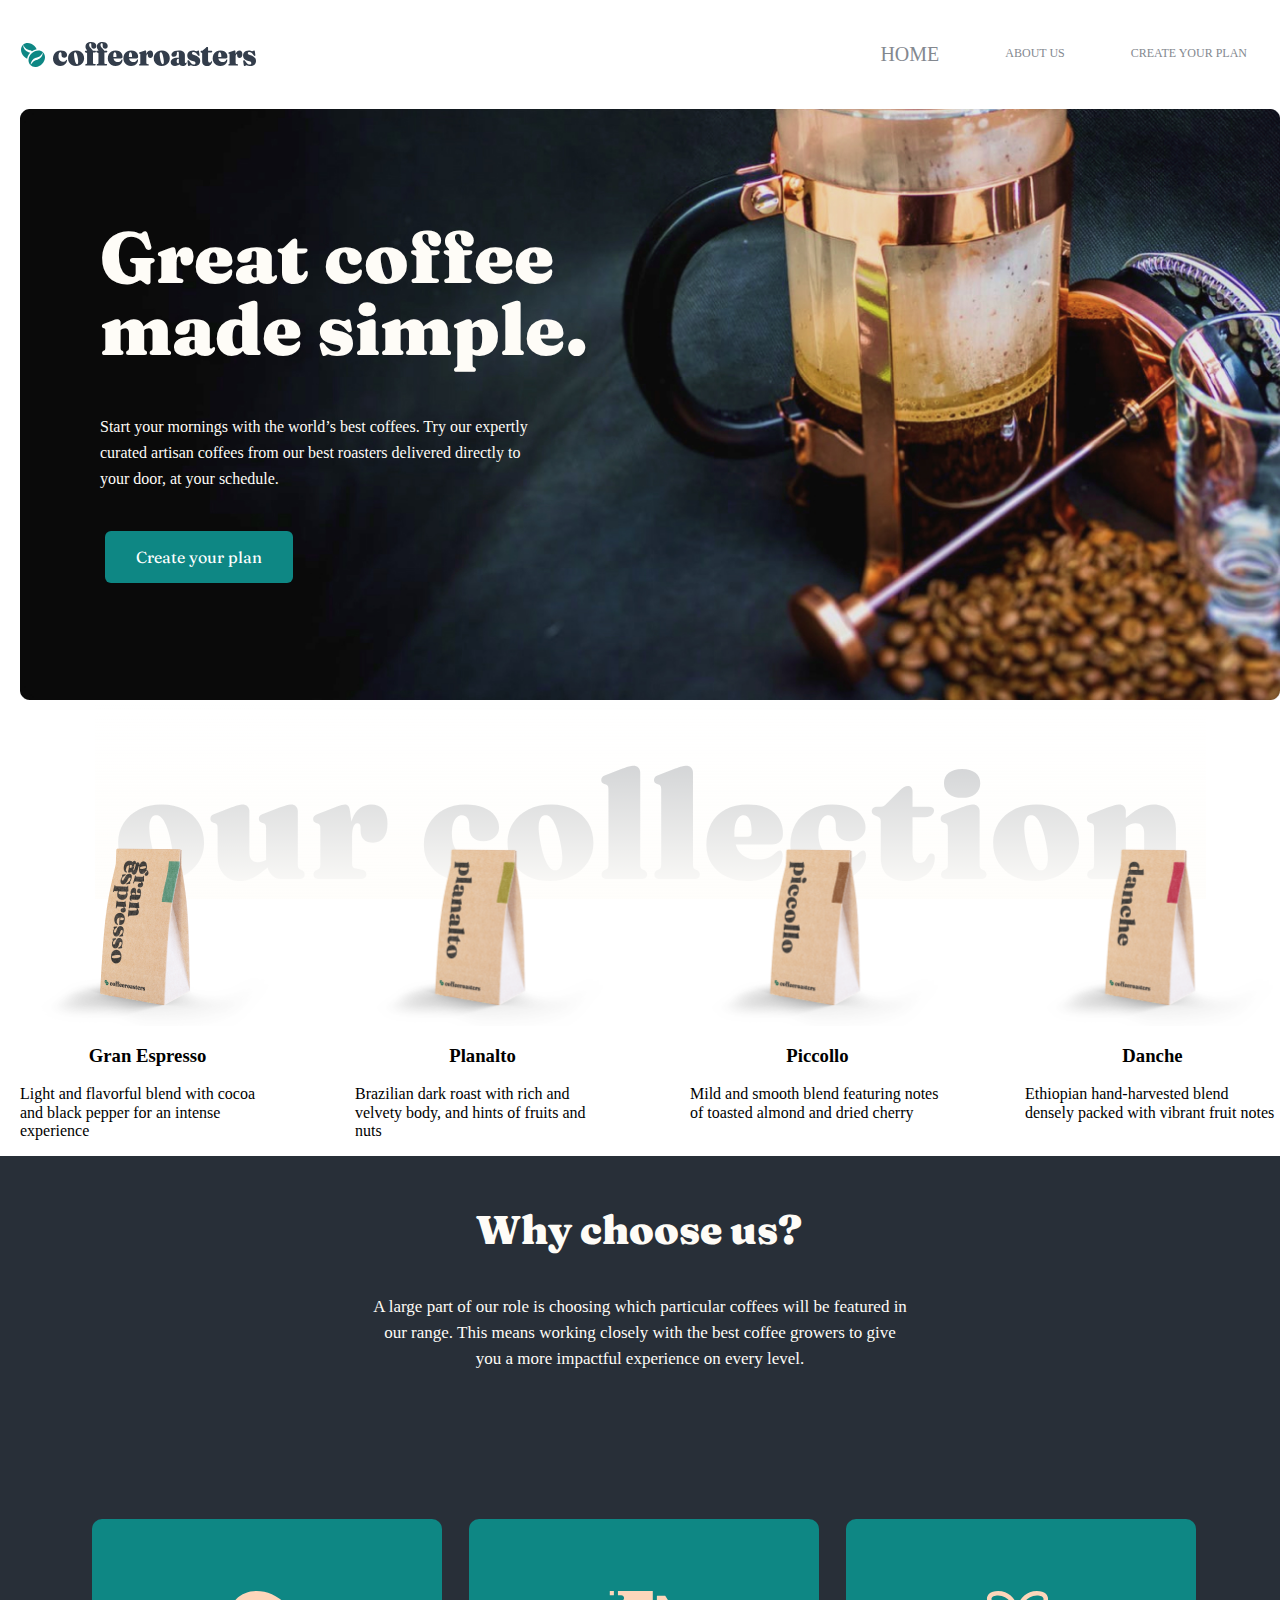
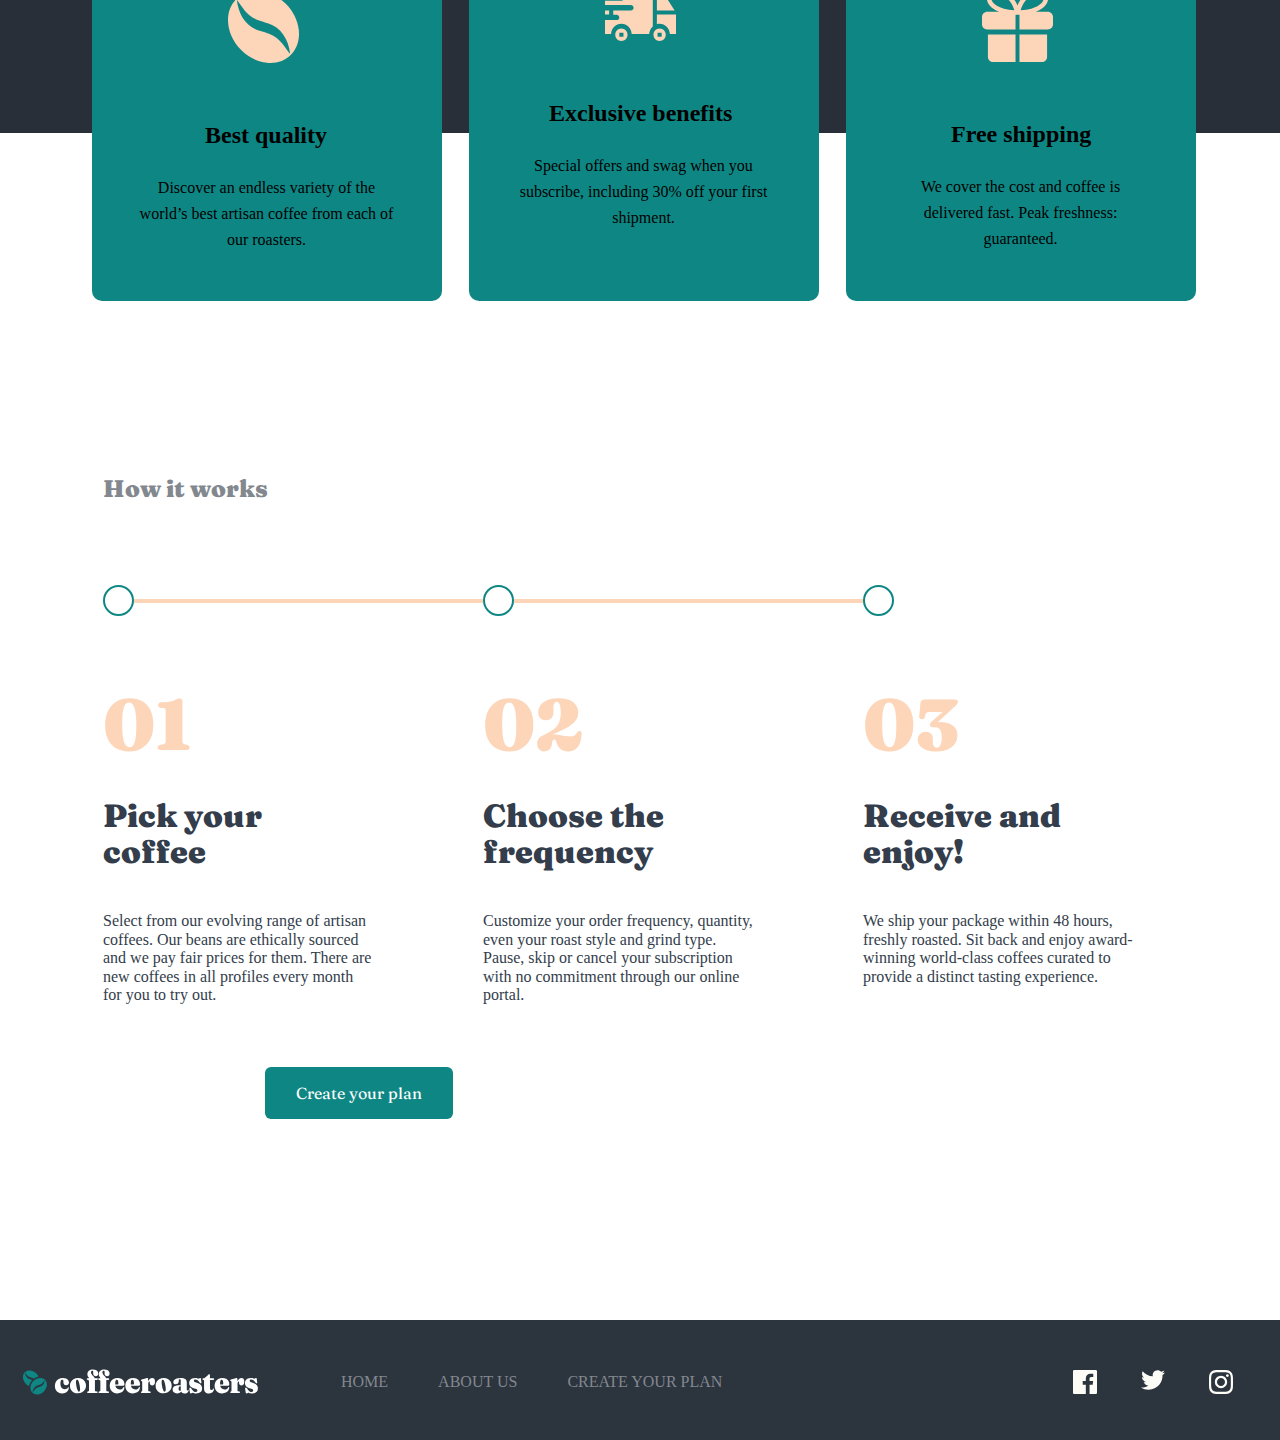
<file: index.html>
<!DOCTYPE html>
<html lang="en">
<head>
  <meta charset="UTF-8">
  <meta http-equiv="X-UA-Compatible" content="IE=edge">
  <meta name="viewport" content="width=device-width, initial-scale=1.0">
  <link rel="stylesheet" href="./css/main.css">
  <title>cofeeroasters</title>
  
  
</head>
<body>
  <header>
    <div class="header">
      <div class="container header__container">
        <a class="header__link" href="#">
          <img class="logo" src="./images/header/Group5.svg" alt="site_logo_cofee">
        </a>
        
        <nav class="header__nav">
          <ul class="header__list">
            <li class="header__item"><a class="header__nav-link--active" href="index.html">HOME</a></li>
            <li class="header__item"><a class="header__nav-link" href="about.html">ABOUT US</a></li>
            <li class="header__item"><a class="header__nav-link" href="plans.html">CREATE YOUR PLAN</a></li>
          </ul>
        </nav>
      </div>
    </div>
  </header>
  
  <main>
    <section class="hero">
      <div class="container">
        <img class="hero-img" src="./images/main/mainhero.jpg" alt="" width="1280" height="600">
        <h1 class="hero__basic">Great coffee made simple.</h1>
        <p class="hero__text">Start your mornings with the world’s best coffees. Try our expertly curated artisan
          coffees from our best roasters delivered directly to your door, at your schedule.</p>
          <a class="hero__link" href="#">Create your plan</a>
        </div>
      </section>
      
      <section class="collection">
        <div class=" collection__basic container">
          <ul class="collection__list">
            <li class="collection__item">
              <img class="collection__image" src="./images/collection/granEspresso.png" alt="cofee">
              
              <h3 class="collection__title">Gran Espresso</h3>
              
              <p class="collection__text">
                Light and flavorful blend with cocoa and black pepper for an intense experience
              </p>
            </li>
            <li class="collection__item">
              <img class="collection__image" src="./images/collection/planalto.png" alt="cofee">
              
              <h3 class="collection__title">Planalto</h3>
              
              <p class="collection__text">
                Brazilian dark roast with rich and velvety body, and hints of fruits and nuts
              </p>
            </li>
            <li class="collection__item">
              <img class="collection__image" src="./images/collection/piccollo.png" alt="cofee">
              
              <h3 class="collection__title">Piccollo</h3>
              
              <p class="collection__text">
                Mild and smooth blend featuring notes of toasted almond and dried cherry
              </p>
            </li>
            <li class="collection__item">
              <img class="collection__image" src="./images/collection/danche.png" alt="cofee">
              
              <h3 class="collection__title">Danche</h3>
              
              <p class="collection__text">
                Ethiopian hand-harvested blend densely packed with vibrant fruit notes
              </p>
            </li>
          </ul>
        </div>
      </section>
      
      <section class="container choose">
        <h3 class="choose__subject">Why choose us?</h3>
        <p class="choose__text">A large part of our role is choosing which particular coffees will be featured in
          our range. This means working closely with the best coffee growers to give you a more impactful
          experience on every level.</p>
          <div class="quality">
            <div class="quality__unit">
              <img class="quality__img" src="./images/main/coffee-bean.svg" alt="" width="71" height="72">
              <h3 class="quality__name">Best quality</h3>
              <p class="quality__text">Discover an endless variety of the world’s best artisan coffee from each of
                our roasters.</p>
              </div>
              <div class="quality__unit">
                <img class="quality__img" src="./images/main/Combined_Shape.svg" alt="" width="71" height="72">
                <h3 class="quality__benefits">Exclusive benefits</h3>
                <p class="quality__text">Special offers and swag when you subscribe, including 30% off your first
                  shipment.</p>
                </div>
                <div class="quality__unit">
                  <img class="quality__img" src="./images/main/Combined_Shape (2).svg" alt="" width="71" height="72">
                  <h3 class="quality__shipping">Free shipping</h3>
                  <p class="quality__text">We cover the cost and coffee is delivered fast. Peak freshness: guaranteed.
                  </p>
                </div>
              </div>
            </section>
            
            <section class="process">
              <div class="container process__container">
                <h2 class="process__heading">How it works</h2>
                <ol class="process__list">
                  <li class="process__item">
                    <div class="process__icon-line">
                      <span class="process__circle"></span>
                      <span class="process__line"></span>
                    </div>
                    <p class="process__number">01</p>
                    <h3 class="process__inner-heading">Pick your coffee</h3>
                    <p class="process__text">Select from our evolving range of artisan coffees. Our beans are
                      ethically sourced and we pay fair prices for them. There are new coffees in all profiles
                      every month for you to try out.</p>
                    </li>
                    <li class="process__item">
                      <div class="process__icon-line">
                        <span class="process__circle"></span>
                        <span class="process__line"></span>
                      </div>
                      <p class="process__number">02</p>
                      <h3 class="process__inner-heading">Choose the frequency</h3>
                      <p class="process__text">Customize your order frequency, quantity, even your roast style and grind type. Pause, skip or cancel your subscription with no commitment through our online portal.</p>
                      </li>
                      <li class="process__item">
                        <div class="process__icon-line">
                          <span class="process__circle"></span>
                          
                        </div>
                        <p class="process__number">03</p>
                        <h3 class="process__inner-heading">Receive and enjoy!</h3>
                        <p class="process__text">We ship your package within 48 hours, freshly roasted. Sit back and enjoy award-winning world-class coffees curated to provide a distinct tasting experience.</p>
                        </li>
                      </ol>
                      <a class="hero__link" href="#">Create your plan</a>
                    </div>
                  </section>
                  
                  
                </main>
                
                <footer>
                  <div class="container footer">
                    <div class="footer__container">
                      <img class="footer__img" src="./images/main/Group5.svg" alt="">
                      <ul class="footer__list">
                        <li class="footer__item">
                          <a class="footer__link" href="#">HOME</a>
                        </li>
                        <li class="footer__item">
                          <a class="footer__link" href="#">ABOUT US</a>
                        </li>
                        <li class="footer__item">
                          <a class="footer__link" href="#">CREATE YOUR PLAN</a>
                        </li>
                      </ul>
                      <ul class="footer__list-2">
                        <li class="footer__item-mobile"><a class="instagram" href="#"><img class="footer__img"
                          src="./images/main/facebook.svg" alt=""></a></li>
                          <li class="footer__item-mobile"><a class="instagram" href="#"><img class="footer__img"
                            src="./images/main/twitter.svg" alt=""></a></li>
                            <li class="footer__item-mobile"><a class="instagram" href="#"><img class="footer__img"
                              src="./images/main/instagram.svg" alt=""></a></li>
                            </ul>
                          </div>
                        </div>
                      </footer>
                      
                    </body>
                    </html>
</file>
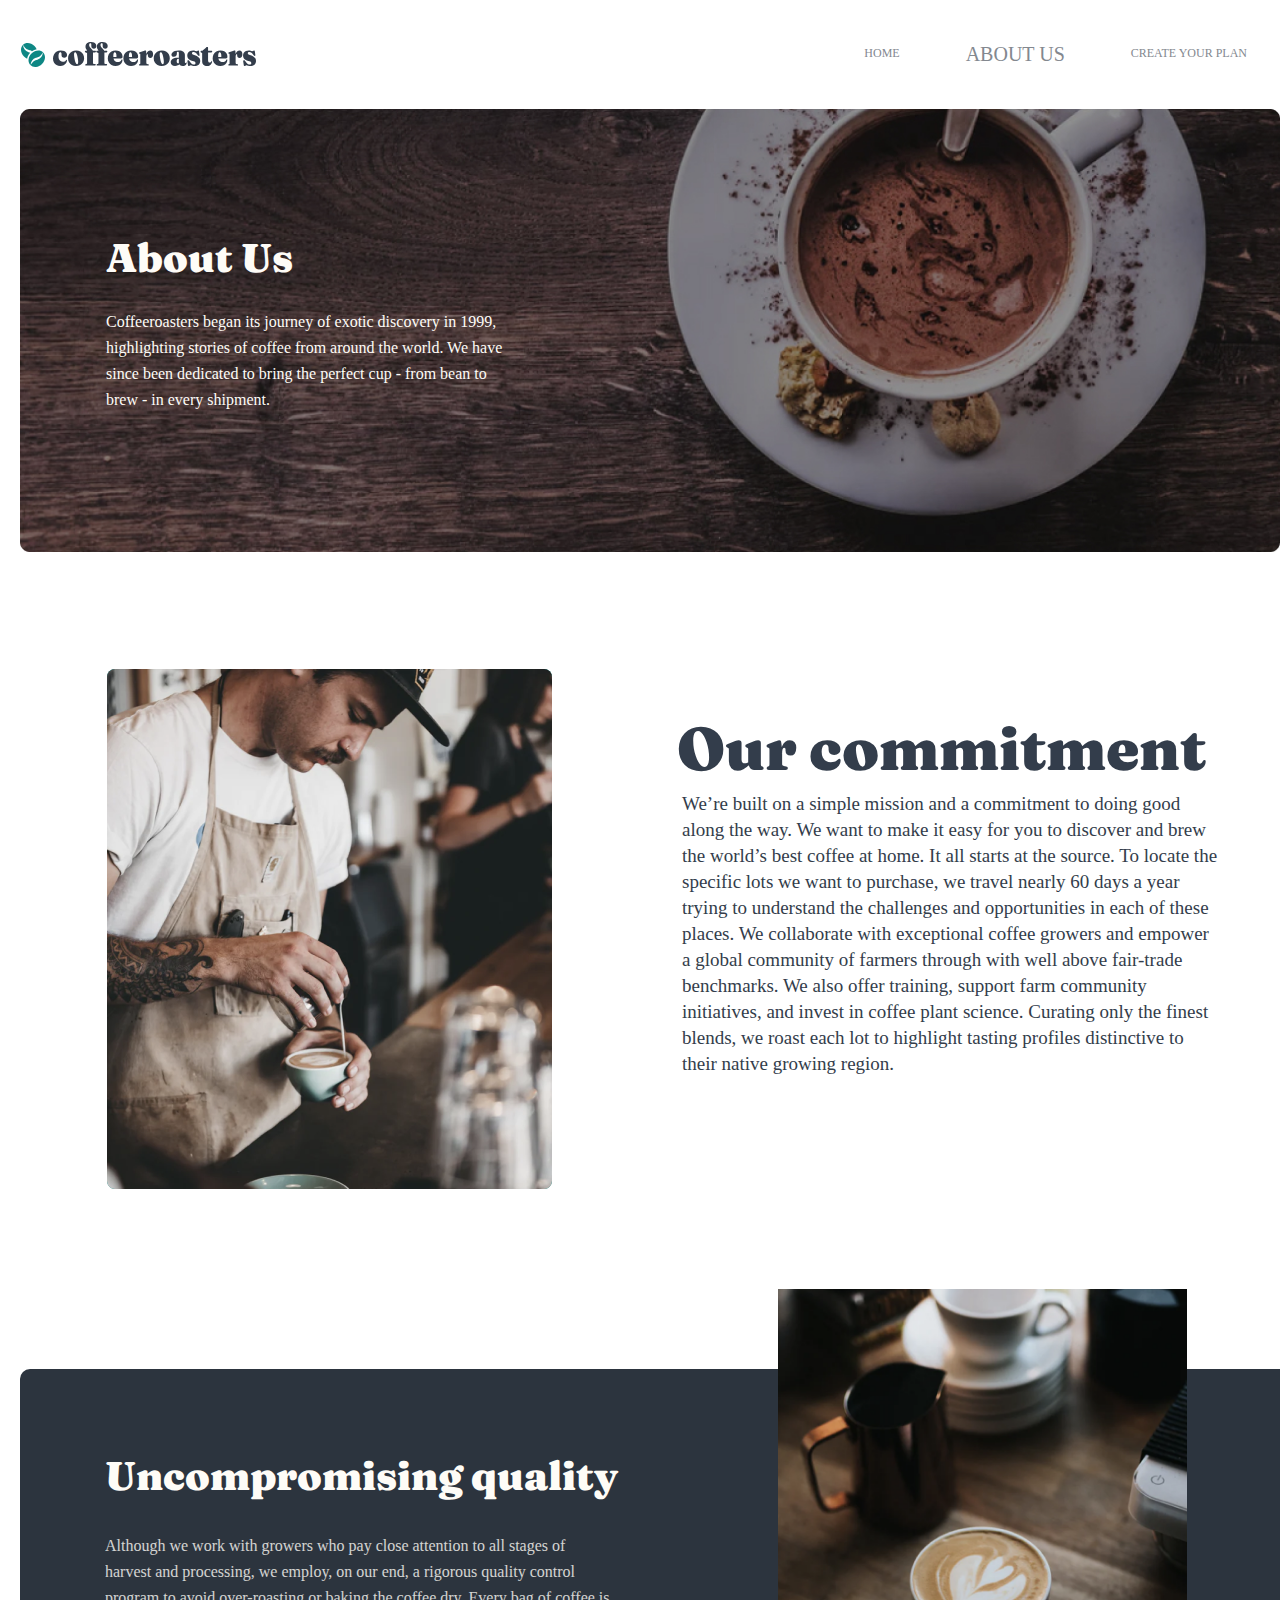
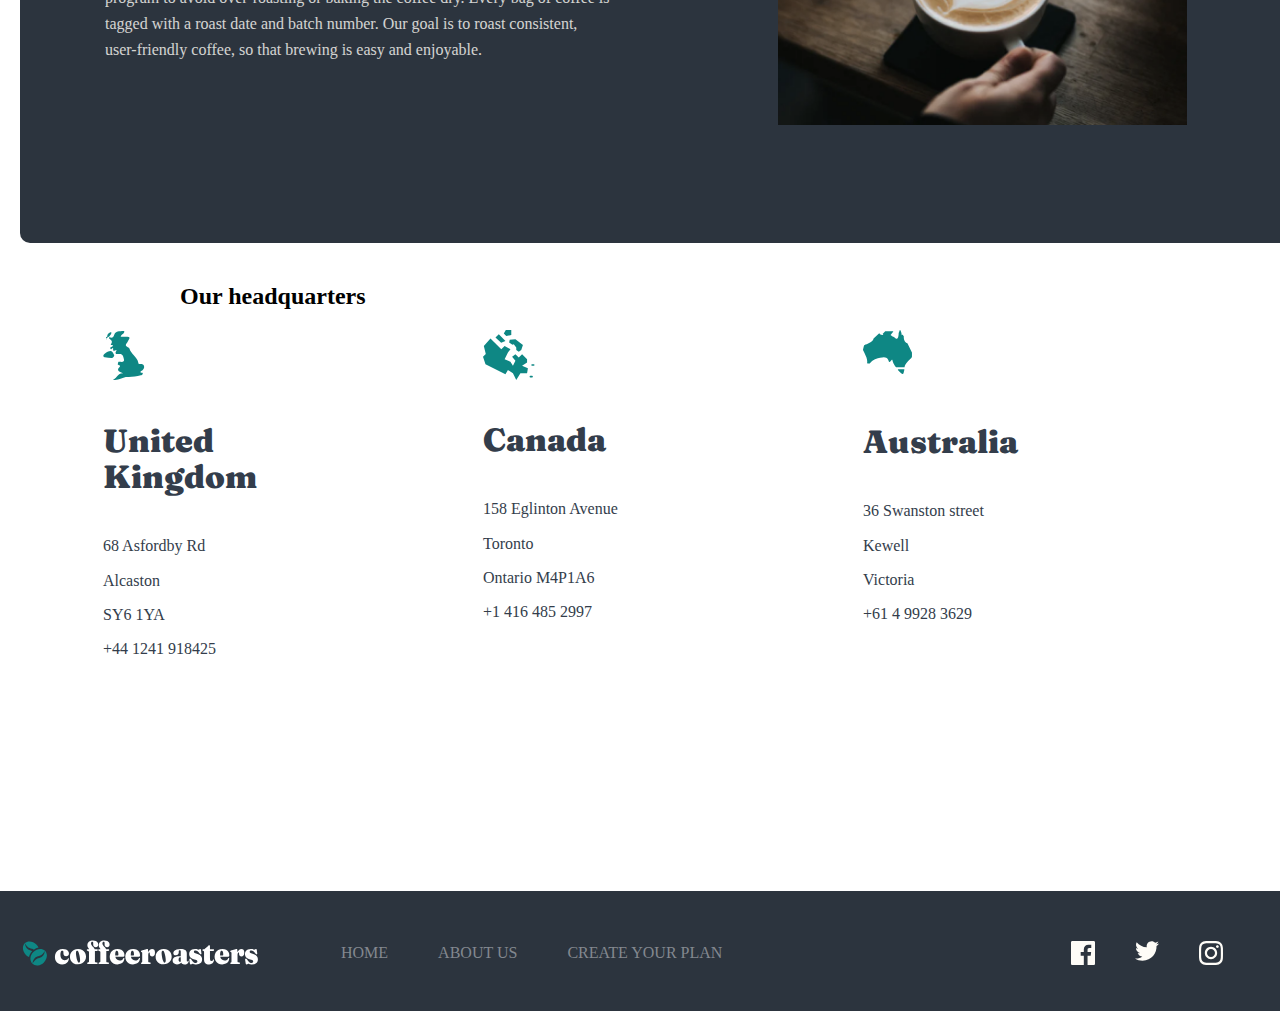
<file: about.html>
<!DOCTYPE html>
<html lang="en">
<head>
  <meta charset="UTF-8">
  <meta http-equiv="X-UA-Compatible" content="IE=edge">
  <meta name="viewport" content="width=device-width, initial-scale=1.0">
  <link rel="stylesheet" href="./css/main.css">
  <title>cofeeroasters</title>
  
  
</head>
<body>
  <header>
    <div class="header">
      <div class="container header__container">
        <a class="header__link" href="#">
          <img class="logo" src="./images/header/Group5.svg" alt="site_logo_cofee">
        </a>
        
        <nav class="header__nav">
          <ul class="header__list">
            <li class="header__item"><a class="header__nav-link" href="index.html">HOME</a></li>
            <li class="header__item"><a class="header__nav-link--active" href="about.html">ABOUT US</a></li>
            <li class="header__item"><a class="header__nav-link" href="plans.html">CREATE YOUR PLAN</a></li>
          </ul>
        </nav>
      </div>
    </div>
  </header>
  
  <main>
    <section class="hero">
      <div class="container">
        <img class="hero-img" src="./images/header/about-us.jpg" alt="" width="1280" height="600">
        <h1 class="basic__about">About Us</h1>
        <p class="text__about">Coffeeroasters began its journey of exotic discovery in 1999, highlighting stories of coffee from around the world. We have since been dedicated to bring the perfect cup - from bean to brew - in every shipment.</p>
      </div>
    </section>
    
    <section class="commitment">
      <div class="container">
        <div class="commitment__all">
          <img class="commitment__img" src="./images/main/Bitmap.png" alt="">
          <div class="commitment__writings">
            <h2 class="commitment__subject">Our commitment</h2>
            <p class="commitment__text">We’re built on a simple mission and a commitment to doing good along the way. We want to make it easy for you to discover and brew the world’s best coffee at home. It all starts at the source. To locate the specific lots we want to purchase, we travel nearly 60 days a year trying to understand the challenges and opportunities in each of these places. We collaborate with exceptional coffee growers and empower a global community of farmers through with well above fair-trade benchmarks. We also offer training, support farm community initiatives, and invest in coffee plant science. Curating only the finest blends, we roast each lot to highlight tasting profiles distinctive to their native growing region.</p>
          </div>
        </div>
      </div>
    </section>
    
    <section class="uncompromising">
      <div class="container uncompromising__container">
        <div class="uncompromising__subject">
          <div class="uncompromising__quality">
            <h2 class="uncompromising__first">Uncompromising quality</h2>
            <p class="uncompromising__text" >Although we work with growers who pay close attention to all stages of harvest and processing, we employ, on our end, a rigorous quality control program to avoid over-roasting or baking the coffee dry. Every bag of coffee is tagged with a roast date and batch number. Our goal is to roast consistent, user-friendly coffee, so that brewing is easy and enjoyable.</p>
          </div>
          <img class="uncompromising__img" src="./images/main/Bitmapcofee.png" alt="">
        </div>
      </div>
    </section>
    
    <section class="process">
      <div class="container process__container">
        <h2 class="proccess__heading">Our headquarters</h2>
        <ol class="process__list">
          <li class="process__item">
            
            <img class="shape" src="./images/main/britain.svg" alt="UK">
            <h3 class="process__inner-head">United Kingdom</h3>
            <p class="process__text">68  Asfordby Rd</p>
            <p class="process__text">Alcaston</p>
            <p class="process__text">SY6 1YA</p>
            <p class="process__text">+44 1241 918425</p>
          </li>
          <li class="process__item">
            
            <img class="shape" src="./images/main/canada.svg" alt="Canada">
            <h3 class="process__inner-head">Canada</h3>
            <p class="process__text">158 Eglinton Avenue</p>
            <p class="process__text">Toronto</p>
            <p class="process__text">Ontario M4P1A6</p>
            <p class="process__text">+1 416 485 2997</p>
          </li>
          <li class="process__item">
            
            <img class="shape" src="./images/main/australia.svg" alt="">
            <h3 class="process__inner-heading">Australia</h3>
            <p class="process__text">36 Swanston street</p>
            <p class="process__text">Kewell</p>
            <p class="process__text">Victoria</p>
            <p class="process__text">+61 4 9928 3629</p>
          </li>
        </ol>
      </div>
    </section>
    
    
    
  </main>
  
  <footer>
    <div class="container footer">
      <div class="footer__container">
        <img class="footer__img" src="./images/main/Group5.svg" alt="">
        <ul class="footer__list">
          <li class="footer__item">
            <a class="footer__link" href="#">HOME</a>
          </li>
          <li class="footer__item">
            <a class="footer__link" href="#">ABOUT US</a>
          </li>
          <li class="footer__item">
            <a class="footer__link" href="#">CREATE YOUR PLAN</a>
          </li>
        </ul>
        <ul class="footer__list-2">
          <li class="footer__item-mobile"><a class="instagram" href="#"><img class="instagram__img"
            src="./images/main/facebook.svg" alt=""></a></li>
            <li class="footer__item-mobile"><a class="instagram" href="#"><img class="instagram__img"
              src="./images/main/twitter.svg" alt=""></a></li>
              <li class="footer__item-mobile"><a class="instagram" href="#"><img class="instagram__img"
                src="./images/main/instagram.svg" alt=""></a></li>
              </ul>
            </div>
          </div>
        </footer>
        
      </body>
      </html>
</file>
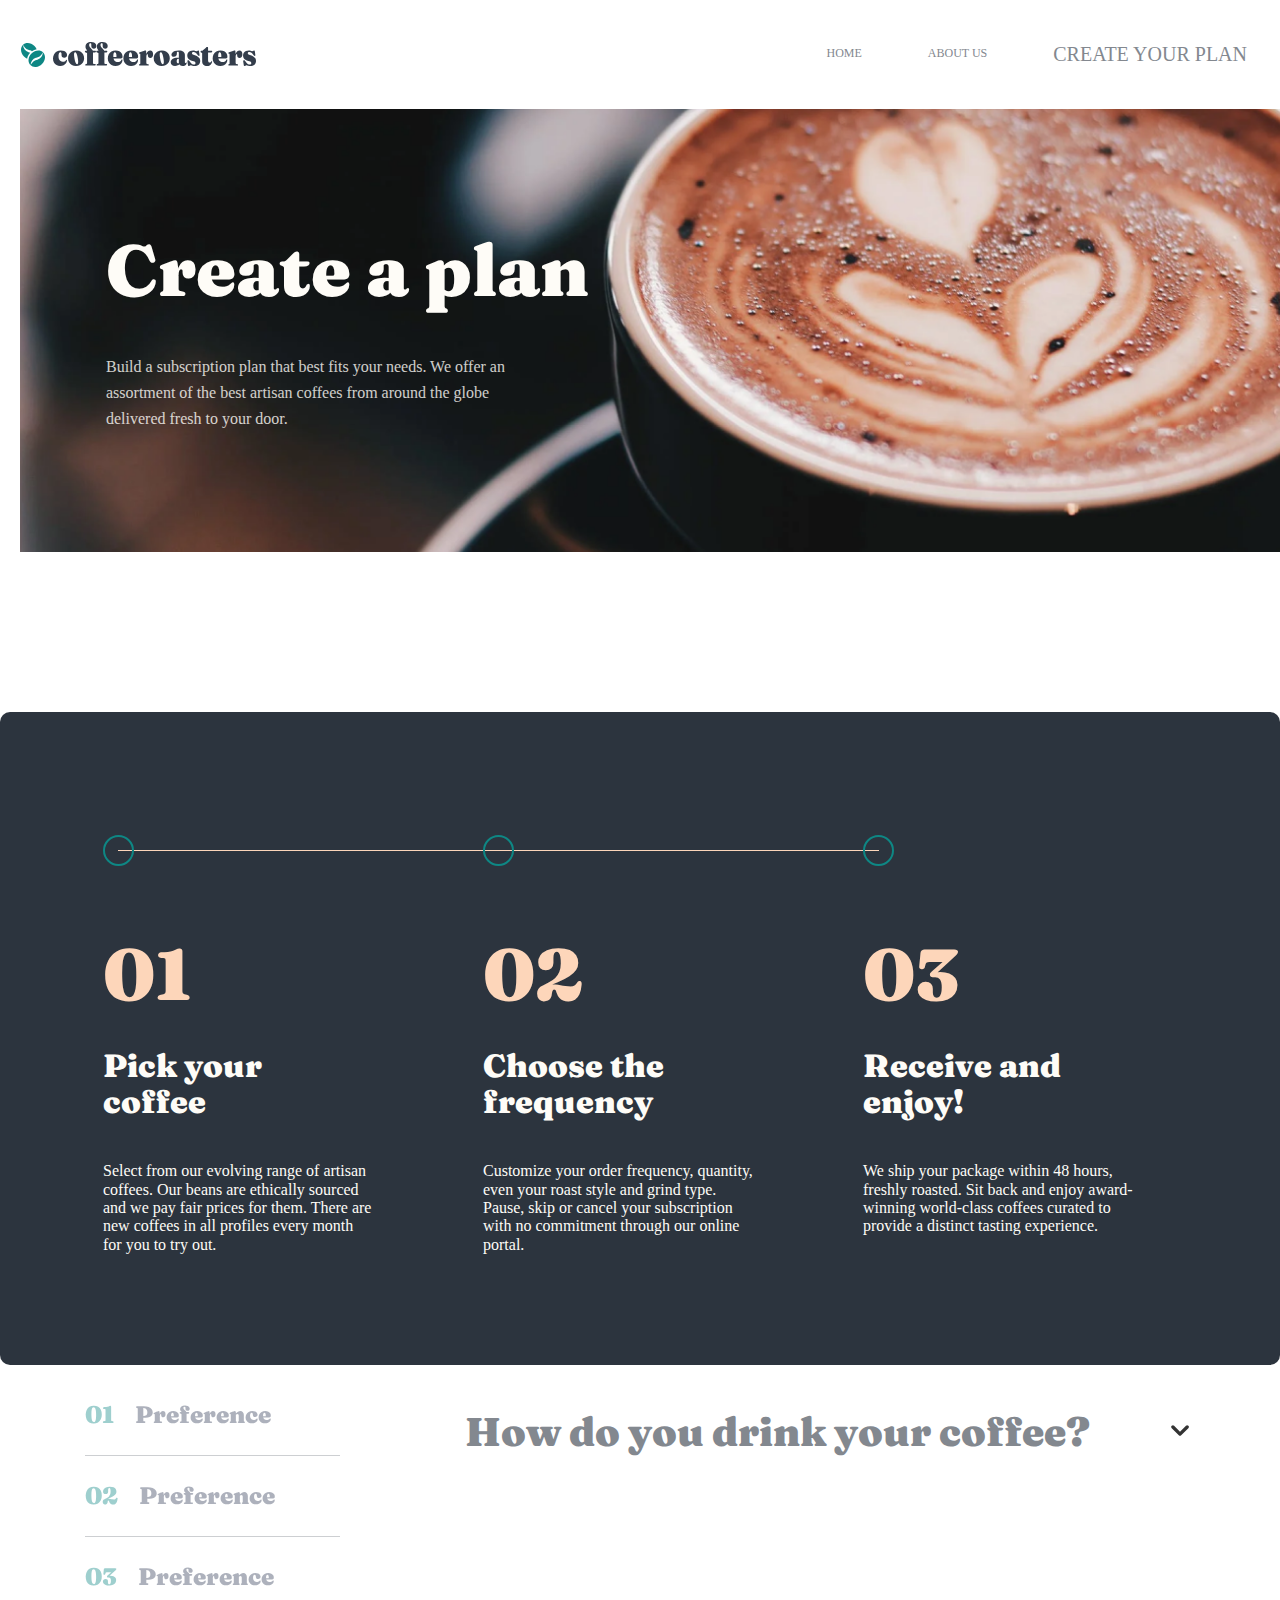
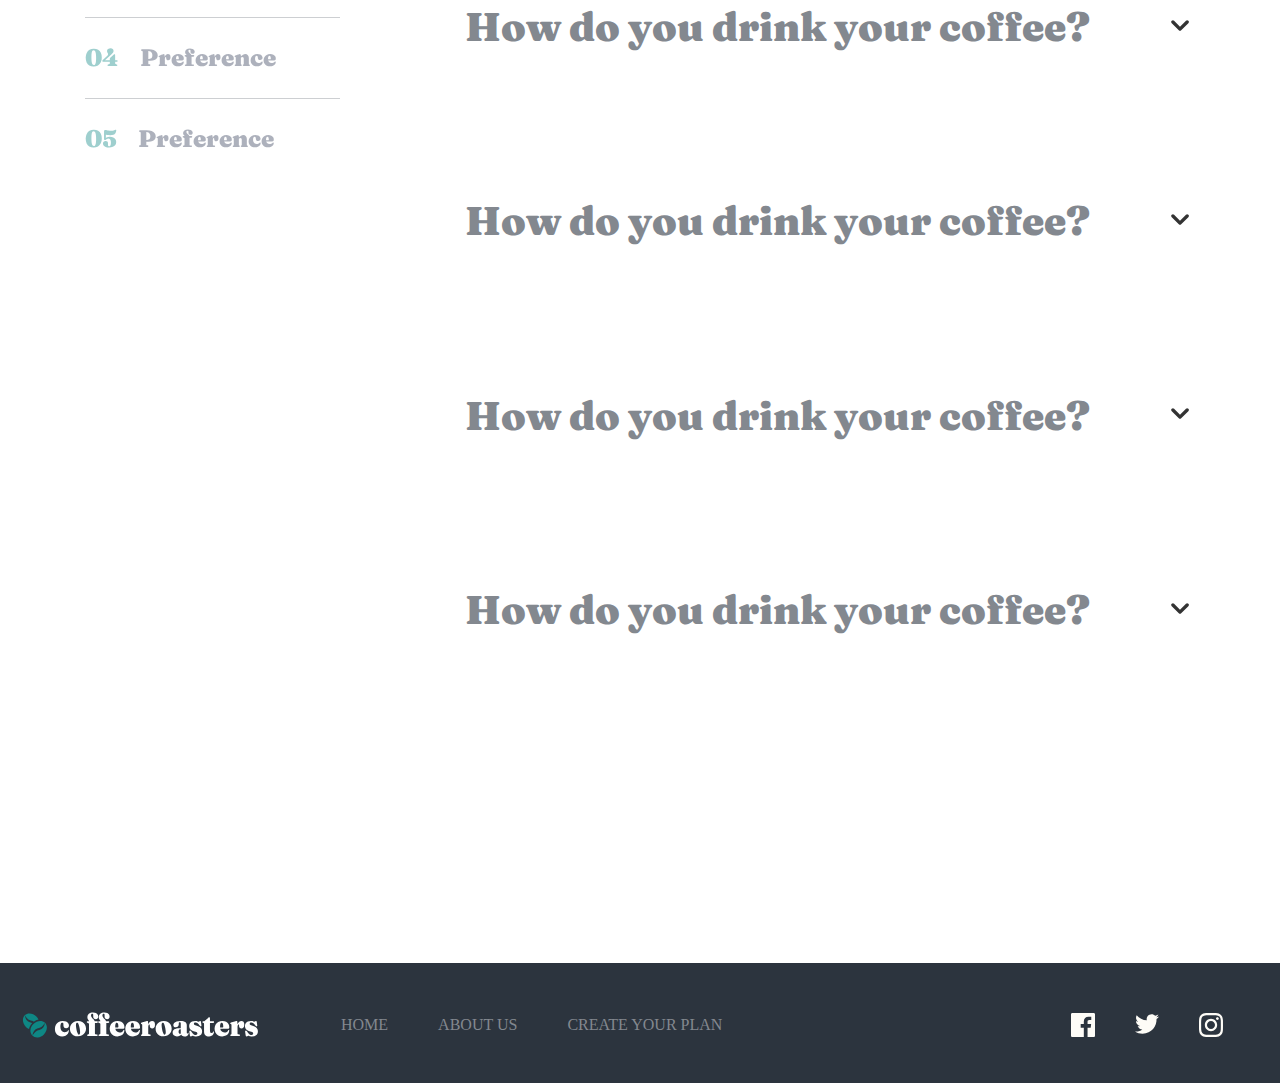
<file: plans.html>
<!DOCTYPE html>
<html lang="en">
<head>
    <meta charset="UTF-8">
    <meta http-equiv="X-UA-Compatible" content="IE=edge">
    <meta name="viewport" content="width=device-width, initial-scale=1.0">
    <link rel="stylesheet" href="./css/main.css">
    <title>cofeeroasters</title>
    
    
</head>
<body>
    <header>
        <div class="header">
            <div class="container header__container">
                <a class="header__link" href="#">
                    <img class="logo" src="./images/header/Group5.svg" alt="site_logo_cofee">
                </a>
                
                <nav class="header__nav">
                    <ul class="header__list">
                        <li class="header__item"><a class="header__nav-link" href="index.html">HOME</a></li>
                        <li class="header__item"><a class="header__nav-link" href="about.html">ABOUT US</a></li>
                        <li class="header__item"><a class="header__nav-link--active" href="plans.html">CREATE YOUR PLAN</a></li>
                    </ul>
                </nav>
            </div>
        </div>
    </header>
    
    <main>
        <section class="hero">
            <div class="container">
                <img class="hero-img" src="./images/header/create-your-plan.png" alt="" width="1280" height="600">
                <h1 class="basic__subscripe">Create a plan</h1>
                <p class="text__subscripe">Build a subscription plan that best fits your needs. We offer an assortment of the best artisan coffees from around the globe delivered fresh to your door.</p>
                
            </div>
        </section>
        
        
        
        
        
        <section class="proces">
            <div class="container proces__container">
                <ol class="proces__list">
                    <li class="proces__item">
                        <div class="proces__icon-line">
                            <span class="proces__line"></span>
                            <span class="proces__circle"></span>
                            <span class="proces__line"></span>
                        </div>
                        <p class="proces__number">01</p>
                        <h3 class="proces__inner-heading">Pick your coffee</h3>
                        <p class="proces__text">Select from our evolving range of artisan coffees. Our beans are
                            ethically sourced and we pay fair prices for them. There are new coffees in all profiles
                            every month for you to try out.</p>
                        </li>
                        <li class="proces__item">
                            <div class="proces__icon-line">
                                <span class="proces__circle"></span>
                                
                            </div>
                            <p class="proces__number">02</p>
                            <h3 class="proces__inner-heading">Choose the frequency</h3>
                            <p class="proces__text">Customize your order frequency, quantity, even your roast style and grind type. Pause, skip or cancel your subscription with no commitment through our online portal.</p>
                        </li>
                        <li class="proces__item">
                            <div class="proces__icon-line">
                                <span class="proces__circle"></span>
                                
                            </div>
                            <p class="proces__number">03</p>
                            <h3 class="proces__inner-heading">Receive and enjoy!</h3>
                            <p class="proces__text">We ship your package within 48 hours, freshly roasted. Sit back and enjoy award-winning world-class coffees curated to provide a distinct tasting experience.</p>
                        </li>
                    </ol>
                </div>
            </section>
            
            
            <section class="plan">
                <div class="container plan__inner-wrapper">
                    <div class="plan__container">
                        <div class="plan__left">
                            <ol class="plan__list">
                                <li class="plan__item">
                                    <a class="plan__item-link" href="">
                                        <span class="plan__item-num">01</span>
                                        <h3 class="plan__item-header">Preference</h3>
                                    </a>
                                </li>
                                <li class="plan__item">
                                    <a class="plan__item-link" href="">
                                        <span class="plan__item-num">02</span>
                                        <h3 class="plan__item-header">Preference</h3>
                                    </a>
                                </li>
                                <li class="plan__item">
                                    <a class="plan__item-link" href="">
                                        <span class="plan__item-num">03</span>
                                        <h3 class="plan__item-header">Preference</h3>
                                    </a>
                                </li>
                                <li class="plan__item">
                                    <a class="plan__item-link" href="">
                                        <span class="plan__item-num">04</span>
                                        <h3 class="plan__item-header">Preference</h3>
                                    </a>
                                </li>
                                <li class="plan__item">
                                    <a class="plan__item-link plan__item--active" href="">
                                        <span class="plan__item-num">05</span>
                                        <h3 class="plan__item-header">Preference</h3>
                                    </a>
                                </li>
                            </ol>
                        </div>
                        <form class="plan__right" action="https://echo.htmlacademy.ru" method="POST">
                            <ul class="plan__r-list">
                                <li class="plan__r-item">
                                    <div class="plan__r-top">
                                        <h2 class="plan__r-heading">How do you drink your coffee?</h2>
                                        <button class="plan__r-btn" type="button" ><svg class="plan__r-arrow" width="18" height="12" fill="none" xmlns="http://www.w3.org/2000/svg"><path d="M17.333.784a1.667 1.667 0 0 0-2.35 0L9 6.684 3.1.784A1.667 1.667 0 1 0 .75 3.151l7.066 7.066a1.667 1.667 0 0 0 2.367 0l7.15-7.066a1.667 1.667 0 0 0 0-2.367Z" fill="#333"/></svg></button>
                                    </div>
                                    
                                    <div class="plan__form">
                                        <label class="plan__label">
                                            <input class="plan__input" type="radio" name="cofee-drink" value="capsule">
                                            <span class="plan__input-span">
                                                <span class="plan__span-heading">Capsule</span>
                                                <span class="plan__span-text">Compatible with Nespresso systems and similar brewers</span>
                                            </span>
                                        </label>
                                        <label class="plan__label">
                                            <input class="plan__input" type="radio" name="cofee-drink" value="capsule">
                                            <span class="plan__input-span">
                                                <span class="plan__span-heading">Capsule</span>
                                                <span class="plan__span-text">Compatible with Nespresso systems and similar brewers</span>
                                            </span>
                                        </label>
                                        <label class="plan__label">
                                            <input class="plan__input" type="radio" name="cofee-drink" value="capsule">
                                            <span class="plan__input-span">
                                                <span class="plan__span-heading">Capsule</span>
                                                <span class="plan__span-text">Compatible with Nespresso systems and similar brewers</span>
                                            </span>
                                        </label>
                                    </div>
                                </li>
                                <li class="plan__r-item">
                                    <div class="plan__r-top">
                                        <h2 class="plan__r-heading">How do you drink your coffee?</h2>
                                        <button class="plan__r-btn" type="button" ><svg class="plan__r-arrow" width="18" height="12" fill="none" xmlns="http://www.w3.org/2000/svg"><path d="M17.333.784a1.667 1.667 0 0 0-2.35 0L9 6.684 3.1.784A1.667 1.667 0 1 0 .75 3.151l7.066 7.066a1.667 1.667 0 0 0 2.367 0l7.15-7.066a1.667 1.667 0 0 0 0-2.367Z" fill="#333"/></svg></button>
                                    </div>
                                    
                                    <div class="plan__form" action="https://echo.htmlacademy.ru" method="POST">
                                        <label class="plan__label">
                                            <input class="plan__input" type="radio" name="cofee-drink" value="capsule">
                                            <span class="plan__input-span">
                                                <span class="plan__span-heading">Capsule</span>
                                                <span class="plan__span-text">Compatible with Nespresso systems and similar brewers</span>
                                            </span>
                                        </label>
                                        <label class="plan__label">
                                            <input class="plan__input" type="radio" name="cofee-type" value="capsule">
                                            <span class="plan__input-span">
                                                <span class="plan__span-heading">Capsule</span>
                                                <span class="plan__span-text">Compatible with Nespresso systems and similar brewers</span>
                                            </span>
                                        </label>
                                        <label class="plan__label">
                                            <input class="plan__input" type="radio" name="cofee-drink" value="capsule">
                                            <span class="plan__input-span">
                                                <span class="plan__span-heading">Capsule</span>
                                                <span class="plan__span-text">Compatible with Nespresso systems and similar brewers</span>
                                            </span>
                                        </label>
                                    </div>
                                </li>
                                <li class="plan__r-item">
                                    <div class="plan__r-top">
                                        <h2 class="plan__r-heading">How do you drink your coffee?</h2>
                                        <button class="plan__r-btn" type="button" ><svg class="plan__r-arrow" width="18" height="12" fill="none" xmlns="http://www.w3.org/2000/svg"><path d="M17.333.784a1.667 1.667 0 0 0-2.35 0L9 6.684 3.1.784A1.667 1.667 0 1 0 .75 3.151l7.066 7.066a1.667 1.667 0 0 0 2.367 0l7.15-7.066a1.667 1.667 0 0 0 0-2.367Z" fill="#333"/></svg></button>
                                    </div>
                                    
                                    <div class="plan__form" action="https://echo.htmlacademy.ru" method="POST">
                                        <label class="plan__label">
                                            <input class="plan__input" type="radio" name="cofee-drink" value="capsule">
                                            <span class="plan__input-span">
                                                <span class="plan__span-heading">Capsule</span>
                                                <span class="plan__span-text">Compatible with Nespresso systems and similar brewers</span>
                                            </span>
                                        </label>
                                        <label class="plan__label">
                                            <input class="plan__input" type="radio" name="cofee-type" value="capsule">
                                            <span class="plan__input-span">
                                                <span class="plan__span-heading">Capsule</span>
                                                <span class="plan__span-text">Compatible with Nespresso systems and similar brewers</span>
                                            </span>
                                        </label>
                                        <label class="plan__label">
                                            <input class="plan__input" type="radio" name="cofee-drink" value="capsule">
                                            <span class="plan__input-span">
                                                <span class="plan__span-heading">Capsule</span>
                                                <span class="plan__span-text">Compatible with Nespresso systems and similar brewers</span>
                                            </span>
                                        </label>
                                    </div>
                                </li>
                                <li class="plan__r-item">
                                    <div class="plan__r-top">
                                        <h2 class="plan__r-heading">How do you drink your coffee?</h2>
                                        <button class="plan__r-btn" type="button" ><svg class="plan__r-arrow" width="18" height="12" fill="none" xmlns="http://www.w3.org/2000/svg"><path d="M17.333.784a1.667 1.667 0 0 0-2.35 0L9 6.684 3.1.784A1.667 1.667 0 1 0 .75 3.151l7.066 7.066a1.667 1.667 0 0 0 2.367 0l7.15-7.066a1.667 1.667 0 0 0 0-2.367Z" fill="#333"/></svg></button>
                                    </div>
                                    
                                    <div class="plan__form" action="https://echo.htmlacademy.ru" method="POST">
                                        <label class="plan__label">
                                            <input class="plan__input" type="radio" name="cofee-drink" value="capsule">
                                            <span class="plan__input-span">
                                                <span class="plan__span-heading">Capsule</span>
                                                <span class="plan__span-text">Compatible with Nespresso systems and similar brewers</span>
                                            </span>
                                        </label>
                                        <label class="plan__label">
                                            <input class="plan__input" type="radio" name="cofee-type" value="capsule">
                                            <span class="plan__input-span">
                                                <span class="plan__span-heading">Capsule</span>
                                                <span class="plan__span-text">Compatible with Nespresso systems and similar brewers</span>
                                            </span>
                                        </label>
                                        <label class="plan__label">
                                            <input class="plan__input" type="radio" name="cofee-drink" value="capsule">
                                            <span class="plan__input-span">
                                                <span class="plan__span-heading">Capsule</span>
                                                <span class="plan__span-text">Compatible with Nespresso systems and similar brewers</span>
                                            </span>
                                        </label>
                                    </div>
                                </li>
                                <li class="plan__r-item">
                                    <div class="plan__r-top">
                                        <h2 class="plan__r-heading">How do you drink your coffee?</h2>
                                        <button class="plan__r-btn" type="button" ><svg class="plan__r-arrow" width="18" height="12" fill="none" xmlns="http://www.w3.org/2000/svg"><path d="M17.333.784a1.667 1.667 0 0 0-2.35 0L9 6.684 3.1.784A1.667 1.667 0 1 0 .75 3.151l7.066 7.066a1.667 1.667 0 0 0 2.367 0l7.15-7.066a1.667 1.667 0 0 0 0-2.367Z" fill="#333"/></svg></button>
                                    </div>
                                    
                                    <div class="plan__form" action="https://echo.htmlacademy.ru" method="POST">
                                        <label class="plan__label">
                                            <input class="plan__input" type="radio" name="cofee-drink" value="capsule">
                                            <span class="plan__input-span">
                                                <span class="plan__span-heading">Capsule</span>
                                                <span class="plan__span-text">Compatible with Nespresso systems and similar brewers</span>
                                            </span>
                                        </label>
                                        <label class="plan__label">
                                            <input class="plan__input" type="radio" name="cofee-type" value="capsule">
                                            <span class="plan__input-span">
                                                <span class="plan__span-heading">Capsule</span>
                                                <span class="plan__span-text">Compatible with Nespresso systems and similar brewers</span>
                                            </span>
                                        </label>
                                        <label class="plan__label">
                                            <input class="plan__input" type="radio" name="cofee-drink" value="capsule">
                                            <span class="plan__input-span">
                                                <span class="plan__span-heading">Capsule</span>
                                                <span class="plan__span-text">Compatible with Nespresso systems and similar brewers</span>
                                            </span>
                                        </label>
                                    </div>
                                </li>
                            </ul>
                        </form>
                    </div>
                </div>
            </section>
            
            
        </main>
        
        <footer>
            <div class="container footer">
                <div class="footer__container">
                    <img class="footer__img" src="./images/main/Group5.svg" alt="">
                    <ul class="footer__list">
                        <li class="footer__item">
                            <a class="footer__link" href="#">HOME</a>
                        </li>
                        <li class="footer__item">
                            <a class="footer__link" href="#">ABOUT US</a>
                        </li>
                        <li class="footer__item">
                            <a class="footer__link" href="#">CREATE YOUR PLAN</a>
                        </li>
                    </ul>
                    <ul class="footer__list-2">
                        <li class="footer__item-mobile"><a class="instagram" href="#"><img class="instagram__img"
                            src="./images/main/facebook.svg" alt=""></a></li>
                            <li class="footer__item-mobile"><a class="instagram" href="#"><img class="instagram__img"
                                src="./images/main/twitter.svg" alt=""></a></li>
                                <li class="footer__item-mobile"><a class="instagram" href="#"><img class="instagram__img"
                                    src="./images/main/instagram.svg" alt=""></a></li>
                                </ul>
                            </div>
                        </div>
                    </footer>
                    <script src="./js/main.js" ></script>
                </body>
                </html>
</file>
<file: css/main.css>
/*ranglar uchun*/
/* yozuv turlari uchun */
/* fraunces-regular - latin */
@font-face {
  font-family: 'Fraunces';
  font-style: normal;
  font-weight: 400;
  src: local(""), url("../fonts/fraunces-v10-latin-regular.woff2") format("woff2"), url("../fonts/fraunces-v10-latin-regular.woff") format("woff");
  /* Chrome 6+, Firefox 3.6+, IE 9+, Safari 5.1+ */
}

/* fraunces-900 - latin */
@font-face {
  font-family: 'Fraunces';
  font-style: normal;
  font-weight: 900;
  src: local(""), url("../fonts/fraunces-v10-latin-900.woff2") format("woff2"), url("../fonts/fraunces-v10-latin-900.woff") format("woff");
  /* Chrome 6+, Firefox 3.6+, IE 9+, Safari 5.1+ */
}

/*! normalize.css v8.0.1 | MIT License | github.com/necolas/normalize.css */
/* Document
   ========================================================================== */
/**
 * 1. Correct the line height in all browsers.
 * 2. Prevent adjustments of font size after orientation changes in iOS.
 */
html {
  line-height: 1.15;
  /* 1 */
  -webkit-text-size-adjust: 100%;
  /* 2 */
}

/* Sections
   ========================================================================== */
/**
 * Remove the margin in all browsers.
 */
body {
  margin: 0;
}

/**
 * Render the `main` element consistently in IE.
 */
main {
  display: block;
}

/**
 * Correct the font size and margin on `h1` elements within `section` and
 * `article` contexts in Chrome, Firefox, and Safari.
 */
h1 {
  font-size: 2em;
  margin: 0.67em 0;
}

/* Grouping content
   ========================================================================== */
/**
 * 1. Add the correct box sizing in Firefox.
 * 2. Show the overflow in Edge and IE.
 */
hr {
  -webkit-box-sizing: content-box;
          box-sizing: content-box;
  /* 1 */
  height: 0;
  /* 1 */
  overflow: visible;
  /* 2 */
}

/**
 * 1. Correct the inheritance and scaling of font size in all browsers.
 * 2. Correct the odd `em` font sizing in all browsers.
 */
pre {
  font-family: monospace, monospace;
  /* 1 */
  font-size: 1em;
  /* 2 */
}

/* Text-level semantics
   ========================================================================== */
/**
 * Remove the gray background on active links in IE 10.
 */
a {
  background-color: transparent;
}

/**
 * 1. Remove the bottom border in Chrome 57-
 * 2. Add the correct text decoration in Chrome, Edge, IE, Opera, and Safari.
 */
abbr[title] {
  border-bottom: none;
  /* 1 */
  text-decoration: underline;
  /* 2 */
  -webkit-text-decoration: underline dotted;
          text-decoration: underline dotted;
  /* 2 */
}

/**
 * Add the correct font weight in Chrome, Edge, and Safari.
 */
b,
strong {
  font-weight: bolder;
}

/**
 * 1. Correct the inheritance and scaling of font size in all browsers.
 * 2. Correct the odd `em` font sizing in all browsers.
 */
code,
kbd,
samp {
  font-family: monospace, monospace;
  /* 1 */
  font-size: 1em;
  /* 2 */
}

/**
 * Add the correct font size in all browsers.
 */
small {
  font-size: 80%;
}

/**
 * Prevent `sub` and `sup` elements from affecting the line height in
 * all browsers.
 */
sub,
sup {
  font-size: 75%;
  line-height: 0;
  position: relative;
  vertical-align: baseline;
}

sub {
  bottom: -0.25em;
}

sup {
  top: -0.5em;
}

/* Embedded content
   ========================================================================== */
/**
 * Remove the border on images inside links in IE 10.
 */
img {
  border-style: none;
}

/* Forms
   ========================================================================== */
/**
 * 1. Change the font styles in all browsers.
 * 2. Remove the margin in Firefox and Safari.
 */
button,
input,
optgroup,
select,
textarea {
  font-family: inherit;
  /* 1 */
  font-size: 100%;
  /* 1 */
  line-height: 1.15;
  /* 1 */
  margin: 0;
  /* 2 */
}

/**
 * Show the overflow in IE.
 * 1. Show the overflow in Edge.
 */
button,
input {
  /* 1 */
  overflow: visible;
}

/**
 * Remove the inheritance of text transform in Edge, Firefox, and IE.
 * 1. Remove the inheritance of text transform in Firefox.
 */
button,
select {
  /* 1 */
  text-transform: none;
}

/**
 * Correct the inability to style clickable types in iOS and Safari.
 */
button,
[type="button"],
[type="reset"],
[type="submit"] {
  -webkit-appearance: button;
}

/**
 * Remove the inner border and padding in Firefox.
 */
button::-moz-focus-inner,
[type="button"]::-moz-focus-inner,
[type="reset"]::-moz-focus-inner,
[type="submit"]::-moz-focus-inner {
  border-style: none;
  padding: 0;
}

/**
 * Restore the focus styles unset by the previous rule.
 */
button:-moz-focusring,
[type="button"]:-moz-focusring,
[type="reset"]:-moz-focusring,
[type="submit"]:-moz-focusring {
  outline: 1px dotted ButtonText;
}

/**
 * Correct the padding in Firefox.
 */
fieldset {
  padding: 0.35em 0.75em 0.625em;
}

/**
 * 1. Correct the text wrapping in Edge and IE.
 * 2. Correct the color inheritance from `fieldset` elements in IE.
 * 3. Remove the padding so developers are not caught out when they zero out
 *    `fieldset` elements in all browsers.
 */
legend {
  -webkit-box-sizing: border-box;
          box-sizing: border-box;
  /* 1 */
  color: inherit;
  /* 2 */
  display: table;
  /* 1 */
  max-width: 100%;
  /* 1 */
  padding: 0;
  /* 3 */
  white-space: normal;
  /* 1 */
}

/**
 * Add the correct vertical alignment in Chrome, Firefox, and Opera.
 */
progress {
  vertical-align: baseline;
}

/**
 * Remove the default vertical scrollbar in IE 10+.
 */
textarea {
  overflow: auto;
}

/**
 * 1. Add the correct box sizing in IE 10.
 * 2. Remove the padding in IE 10.
 */
[type="checkbox"],
[type="radio"] {
  -webkit-box-sizing: border-box;
          box-sizing: border-box;
  /* 1 */
  padding: 0;
  /* 2 */
}

/**
 * Correct the cursor style of increment and decrement buttons in Chrome.
 */
[type="number"]::-webkit-inner-spin-button,
[type="number"]::-webkit-outer-spin-button {
  height: auto;
}

/**
 * 1. Correct the odd appearance in Chrome and Safari.
 * 2. Correct the outline style in Safari.
 */
[type="search"] {
  -webkit-appearance: textfield;
  /* 1 */
  outline-offset: -2px;
  /* 2 */
}

/**
 * Remove the inner padding in Chrome and Safari on macOS.
 */
[type="search"]::-webkit-search-decoration {
  -webkit-appearance: none;
}

/**
 * 1. Correct the inability to style clickable types in iOS and Safari.
 * 2. Change font properties to `inherit` in Safari.
 */
::-webkit-file-upload-button {
  -webkit-appearance: button;
  /* 1 */
  font: inherit;
  /* 2 */
}

/* Interactive
   ========================================================================== */
/*
 * Add the correct display in Edge, IE 10+, and Firefox.
 */
details {
  display: block;
}

/*
 * Add the correct display in all browsers.
 */
summary {
  display: list-item;
}

/* Misc
   ========================================================================== */
/**
 * Add the correct display in IE 10+.
 */
template {
  display: none;
}

/**
 * Add the correct display in IE 10.
 */
[hidden] {
  display: none;
}

html {
  height: 100%;
  scroll-behavior: smooth;
}

*, *::before, *::after {
  -webkit-box-sizing: border-box;
          box-sizing: border-box;
}

body {
  margin: 0;
  padding: 0;
}

main {
  -webkit-box-flex: 1;
      -ms-flex-positive: 1;
          flex-grow: 1;
}

img {
  max-width: 100%;
  height: auto;
  vertical-align: middle;
  -o-object-fit: cover;
     object-fit: cover;
}

ul, ol, li {
  list-style-type: none;
  margin: 0;
  padding: 0;
}

a {
  text-decoration: none;
}

.visually-hidden {
  clip: rect(0 0 0 0);
  -webkit-clip-path: inset(50%);
          clip-path: inset(50%);
  height: 1px;
  overflow: hidden;
  position: absolute;
  white-space: nowrap;
  width: 1px;
}

.container {
  width: 1300px;
  margin: 0 auto;
  padding: 0 20px;
  padding-top: 10px;
  padding-left: 20px;
  padding-right: 20px;
}

/* saytning tepa qismi uchun */
.hero__link {
  font-family: monospace;
  font-family: 'Fraunces', 'Arial', 'sans-serif';
  margin-left: 85px;
  background-color: #0E8784;
  color: #FFFFFF;
  padding: 16px 31px;
  border-radius: 6px;
}

.hero__link:hover {
  background-color: #66D2CF;
}

.hero__link:active {
  background-color: rgba(226, 236, 236, 0.685);
}

.header {
  width: 1300px;
  display: -webkit-box;
  display: -ms-flexbox;
  display: flex;
  -webkit-box-pack: justify;
      -ms-flex-pack: justify;
          justify-content: space-between;
  -webkit-box-align: center;
      -ms-flex-align: center;
          align-items: center;
  margin-left: auto;
  margin-right: auto;
}

.header__container {
  width: 1300px;
  display: -webkit-box;
  display: -ms-flexbox;
  display: flex;
  -webkit-box-pack: justify;
      -ms-flex-pack: justify;
          justify-content: space-between;
  -webkit-box-align: center;
      -ms-flex-align: center;
          align-items: center;
  margin-left: auto;
  margin-right: auto;
}

.header__list {
  display: -webkit-box;
  display: -ms-flexbox;
  display: flex;
}

.header__item {
  padding: 33px;
}

.header__nav-link--active {
  font-size: 20px;
  color: #83888F;
}

.header__nav-link--active:hover {
  color: red;
}

.header__nav-link {
  display: inline-block;
  color: #83888F;
  font-size: 12px;
  line-height: 15px;
}

.header__nav-link:hover {
  color: #333D4B;
}

.header__nav-link:active {
  color: rgba(226, 236, 236, 0.685);
}

/* main ichidagi sectionlar */
.hero__basic {
  font-family: monospace;
  font-family: 'Fraunces', 'Arial', 'sans-serif';
  width: 493px;
  height: 145px;
  font-weight: 900;
  font-size: 72px;
  line-height: 72px;
  /* color: #FEFCF7; */
  margin-top: -479px;
  margin-left: 80px;
  color: #FEFCF7;
}

.hero__text {
  max-width: 445px;
  height: 78px;
  font-size: 16px;
  line-height: 26px;
  margin-top: 20px;
  margin-left: 80px;
  margin-bottom: 56px;
  color: #FEFCF7;
}

.hero__img {
  padding-bottom: 10px;
}

/* collection */
.collection {
  margin-top: 136px;
}

.collection__basic {
  background-image: url("./../../images/collection/our_collection.svg");
  background-repeat: no-repeat;
  background-position: center top;
  padding-top: 130px;
}

.collection__list {
  display: -webkit-box;
  display: -ms-flexbox;
  display: flex;
  -webkit-box-pack: justify;
      -ms-flex-pack: justify;
          justify-content: space-between;
}

.collection__item {
  width: 255px;
}

.collection__image {
  width: 255px;
  height: 193px;
  -o-object-fit: contain;
     object-fit: contain;
}

.collection__title {
  text-align: center;
}

/* center */
.choose {
  max-width: 1280px;
  height: 577px;
  background-color: #282F38;
  margin-bottom: 200px;
}

.choose__subject {
  font-family: monospace;
  font-family: 'Fraunces', 'Arial', 'sans-serif';
  width: 328px;
  display: -webkit-box;
  display: -ms-flexbox;
  display: flex;
  -webkit-box-pack: justify;
      -ms-flex-pack: justify;
          justify-content: space-between;
  -webkit-box-align: center;
      -ms-flex-align: center;
          align-items: center;
  margin-left: auto;
  margin-right: auto;
  color: #FEFCF7;
  font-weight: 900;
  font-size: 40px;
  line-height: 48px;
}

.choose__text {
  width: 540px;
  display: -webkit-box;
  display: -ms-flexbox;
  display: flex;
  -webkit-box-pack: justify;
      -ms-flex-pack: justify;
          justify-content: space-between;
  -webkit-box-align: center;
      -ms-flex-align: center;
          align-items: center;
  margin-left: auto;
  margin-right: auto;
  color: #FEFCF7;
  font-weight: 400;
  font-size: 17px;
  line-height: 26px;
  text-align: center;
}

/* center quality */
.quality {
  display: -webkit-box;
  display: -ms-flexbox;
  display: flex;
  -webkit-box-align: center;
      -ms-flex-align: center;
          align-items: center;
  margin-left: 45px;
}

.quality__unit {
  max-width: 350px;
  height: 382px;
  background-color: #0E8784;
  border-radius: 10px;
  margin-top: 130px;
  margin-left: 27px;
}

.quality__img {
  margin-top: 72px;
  margin-right: 143px;
  margin-left: 136px;
}

.quality__name {
  margin-top: 56px;
  margin-left: 113px;
  margin-right: 48px;
  font-weight: 900;
  font-size: 24px;
  line-height: 32px;
}

.quality__text {
  max-width: 255px;
  height: 78px;
  font-weight: 400;
  font-size: 16px;
  line-height: 26px;
  margin-top: 24px;
  margin-left: 47px;
  margin-right: 48px;
  margin-bottom: 48px;
  text-align: center;
}

.quality__benefits {
  margin-top: 56px;
  margin-left: 80px;
  margin-right: 48px;
  font-weight: 900;
  font-size: 24px;
  line-height: 32px;
}

.quality__shipping {
  margin-top: 56px;
  margin-left: 105px;
  margin-right: 48px;
  font-weight: 900;
  font-size: 24px;
  line-height: 32px;
}

/* process */
.process {
  margin-top: 200px;
}

.process__container {
  margin-left: auto;
  margin-right: auto;
  padding-left: 180px;
  padding-right: 1px;
}

.process__heading {
  font-weight: 900;
  font-size: 24px;
  line-height: 32px;
  color: #83888F;
  font-family: monospace;
  font-family: 'Fraunces', 'Arial', 'sans-serif';
  margin-bottom: 80px;
  margin-top: 130px;
  margin-left: -77px;
}

.process__list {
  display: -webkit-box;
  display: -ms-flexbox;
  display: flex;
  -webkit-box-align: start;
      -ms-flex-align: start;
          align-items: flex-start;
  margin-bottom: 64px;
  margin-left: -77px;
}

.process__item {
  width: 380px;
}

.process__icon-line {
  display: -webkit-box;
  display: -ms-flexbox;
  display: flex;
  -webkit-box-align: center;
      -ms-flex-align: center;
          align-items: center;
  margin-bottom: 61px;
  margin-left: 0;
}

.process__circle {
  display: inline-block;
  width: 31px;
  height: 31px;
  border-radius: 50%;
  border: 2px solid #0E8784;
}

.process__line {
  display: inline-block;
  width: 350px;
  height: 4px;
  background-color: #FDD6BA;
}

.process__number {
  font-weight: 900;
  font-size: 72px;
  line-height: 72px;
  color: #FDD6BA;
  font-family: monospace;
  font-family: 'Fraunces', 'Arial', 'sans-serif';
  margin-bottom: 38px;
}

.process__inner-heading {
  font-weight: 900;
  font-size: 32px;
  line-height: 36px;
  color: #333D4B;
  margin: 0;
  margin-bottom: 42px;
  font-family: monospace;
  font-family: 'Fraunces', 'Arial', 'sans-serif';
  max-width: 255px;
}

.process__text {
  max-width: 270px;
  color: #333D4B;
}

/* saytning pastgi stillar uchun */
.footer {
  max-width: 1280px;
  height: 120px;
  margin-top: 216px;
  margin-left: auto;
  margin-right: auto;
  background-color: #2C343E;
}

.footer__container {
  display: -webkit-box;
  display: -ms-flexbox;
  display: flex;
  -webkit-box-align: center;
      -ms-flex-align: center;
          align-items: center;
  margin-top: 18px;
}

.footer__list {
  display: -webkit-box;
  display: -ms-flexbox;
  display: flex;
  margin-left: 56px;
}

.footer__item {
  padding: 25px;
}

.footer__link {
  color: #83888F;
}

.footer__link:hover {
  color: #FEFCF7;
}

.footer__link:active {
  color: rgba(226, 236, 236, 0.685);
}

.footer__img {
  padding: 2px;
}

.footer__item-mobile {
  padding: 20px;
}

.footer__list-2 {
  display: -webkit-box;
  display: -ms-flexbox;
  display: flex;
  margin-left: 304px;
}

/* about.html */
/* first */
.basic__about {
  font-family: monospace;
  font-family: 'Fraunces', 'Arial', 'sans-serif';
  width: 188px;
  height: 48px;
  font-weight: 900;
  font-size: 40px;
  line-height: 48px;
  /* color: #FEFCF7; */
  margin-top: -318px;
  margin-left: 86px;
  color: #FEFCF7;
}

.text__about {
  font-family: 'Barlow';
  font-style: normal;
  width: 415px;
  height: 104px;
  font-size: 16px;
  line-height: 26px;
  margin-top: 20px;
  margin-left: 86px;
  margin-bottom: 56px;
  color: #FEFCF7;
}

.commitment__all {
  display: -webkit-box;
  display: -ms-flexbox;
  display: flex;
}

.commitment__writings {
  font-family: monospace;
  font-family: 'Fraunces', 'Arial', 'sans-serif';
  font-style: normal;
  font-weight: 900;
  font-size: 40px;
  line-height: 48px;
  /* identical to box height, or 120% */
  color: #333D4B;
}

.commitment__text {
  font-family: 'Barlow';
  font-style: normal;
  width: 540px;
  height: 260px;
  font-weight: 400;
  font-size: 19px;
  line-height: 26px;
  margin-left: 130px;
  /* or 162% */
  color: #333D4B;
}

.commitment__subject {
  margin: 245px 10px 10px 125px;
}

.commitment__img {
  width: 445px;
  height: 520px;
  margin: 190px 0 0 87px;
  background: #0E8784;
  border-radius: 8px;
}

/* uncompromising */
.uncompromising__subject {
  display: -webkit-box;
  display: -ms-flexbox;
  display: flex;
  width: 1280px;
  height: 474px;
  left: 80px;
  top: 1507px;
  background: #2C343E;
  border-radius: 10px;
  margin-top: 170px;
  margin-bottom: -190px;
}

.uncompromising__first {
  font-family: monospace;
  font-family: 'Fraunces', 'Arial', 'sans-serif';
  font-weight: 900;
  font-size: 40px;
  line-height: 48px;
  /* identical to box height, or 120% */
  color: #FEFCF7;
}

.uncompromising__text {
  font-family: 'Barlow';
  font-style: normal;
  width: 507px;
  height: 130px;
  font-weight: 400;
  font-size: 16px;
  line-height: 26px;
  /* or 162% */
  color: #FEFCF7;
  mix-blend-mode: normal;
  opacity: 0.8;
}

.uncompromising__quality {
  margin: 50px 0 0 85px;
}

.uncompromising__img {
  margin: -80px 0 118px 160px;
}

.process__text-2 {
  width: 285px;
  height: 107px;
  font-family: 'Barlow';
  font-style: normal;
  font-weight: 400;
  font-size: 16px;
  line-height: 26px;
  /* or 162% */
  color: #333D4B;
}

.process__inner-head {
  width: 271px;
  font-weight: 900;
  font-size: 32px;
  line-height: 36px;
  color: #333D4B;
  margin: 0;
  margin-bottom: 42px;
  margin-top: -8px;
  font-family: monospace;
  font-family: 'Fraunces', 'Arial', 'sans-serif';
}

.shape {
  margin-bottom: 50px;
}

.basic__subscripe {
  font-family: monospace;
  font-family: 'Fraunces', 'Arial', 'sans-serif';
  width: 485px;
  height: 72px;
  font-weight: 900;
  font-size: 72px;
  line-height: 72px;
  /* color: #FEFCF7; */
  margin-top: -318px;
  margin-left: 86px;
  color: #FEFCF7;
}

.text__subscripe {
  font-family: 'Barlow';
  font-style: normal;
  font-weight: 400;
  width: 445px;
  height: 78px;
  font-size: 16px;
  line-height: 26px;
  margin-top: 20px;
  margin-left: 86px;
  margin-bottom: 56px;
  opacity: 0.8;
  color: #FEFCF7;
}

.proces {
  margin-top: 280px;
}

.proces__container {
  padding-left: 180px;
  padding-right: 1px;
  width: 1280px;
  height: 653px;
  left: 80px;
  top: 731px;
  background: #2C343E;
  border-radius: 10px;
}

.proces__heading {
  font-weight: 900;
  font-size: 24px;
  line-height: 32px;
  color: #83888F;
  font-family: monospace;
  font-family: 'Fraunces', 'Arial', 'sans-serif';
  margin-bottom: 80px;
  margin-top: 130px;
  margin-left: -77px;
}

.proces__list {
  display: -webkit-box;
  display: -ms-flexbox;
  display: flex;
  -webkit-box-align: start;
      -ms-flex-align: start;
          align-items: flex-start;
  margin-bottom: 64px;
  margin-left: -77px;
  margin-top: 113px;
}

.proces__item {
  width: 380px;
}

.proces__icon-line {
  display: -webkit-box;
  display: -ms-flexbox;
  display: flex;
  -webkit-box-align: center;
      -ms-flex-align: center;
          align-items: center;
  margin-bottom: 61px;
  margin-left: 0;
}

.proces__circle {
  display: inline-block;
  width: 31px;
  height: 31px;
  border-radius: 50%;
  border: 2px solid #0E8784;
}

.proces__line {
  display: inline-block;
  width: 730px;
  height: 1px;
  margin-left: 15px;
  margin-right: -745px;
  background-color: #FDD6BA;
  z-index: unset;
}

.proces__number {
  font-weight: 900;
  font-size: 72px;
  line-height: 72px;
  color: #FDD6BA;
  font-family: monospace;
  font-family: 'Fraunces', 'Arial', 'sans-serif';
  margin-bottom: 38px;
}

.proces__inner-heading {
  font-weight: 900;
  font-size: 32px;
  line-height: 36px;
  color: #FEFCF7;
  margin: 0;
  margin-bottom: 42px;
  font-family: monospace;
  font-family: 'Fraunces', 'Arial', 'sans-serif';
  max-width: 255px;
}

.proces__text {
  max-width: 270px;
  color: #FEFCF7;
}

/* 2-qator */
.plan__inner-wrapper {
  max-width: 1150px;
}

.plan__container {
  display: -webkit-box;
  display: -ms-flexbox;
  display: flex;
  -webkit-box-align: start;
      -ms-flex-align: start;
          align-items: flex-start;
  -webkit-box-pack: justify;
      -ms-flex-pack: justify;
          justify-content: space-between;
}

.plan__left {
  top: 20px;
  position: -webkit-sticky;
  position: sticky;
  max-width: 255px;
  width: 100%;
}

.plan__list {
  display: -webkit-box;
  display: -ms-flexbox;
  display: flex;
  -webkit-box-orient: vertical;
  -webkit-box-direction: normal;
      -ms-flex-direction: column;
          flex-direction: column;
  -webkit-box-align: start;
      -ms-flex-align: start;
          align-items: flex-start;
}

.plan__item {
  opacity: 0.4;
  border-bottom: 1px solid #83888F;
  width: 100%;
}

.plan__item:hover {
  opacity: 0.6;
}

.plan__item:active {
  opacity: 1;
}

.plan__item:last-child {
  margin: 0;
  padding: 0;
  border: none;
}

.plan__item-link {
  display: -webkit-box;
  display: -ms-flexbox;
  display: flex;
  -webkit-box-align: center;
      -ms-flex-align: center;
          align-items: center;
}

.plan__item-num {
  font-family: monospace;
  font-family: 'Fraunces', 'Arial', serif;
  font-weight: 900;
  font-size: 24px;
  line-height: 32px;
  /* identical to box height, or 133% */
  color: #0E8784;
  margin-right: 20.5px;
}

.plan__item-header {
  font-family: monospace;
  font-family: 'Fraunces', 'Arial', 'sans-serif';
  font-size: 24px;
  line-height: 32px;
  color: #333d58;
}

.plan__item--active {
  opacity: 1;
}

.plan__right {
  max-width: 730px;
  width: 100%;
}

.plan__r-item {
  margin-bottom: 80px;
}

.plan__r-top {
  display: -webkit-box;
  display: -ms-flexbox;
  display: flex;
  -webkit-box-align: center;
      -ms-flex-align: center;
          align-items: center;
  -webkit-box-pack: justify;
      -ms-flex-pack: justify;
          justify-content: space-between;
}

.plan__r-heading {
  font-family: monospace;
  font-family: 'Fraunces', 'Arial', 'sans-serif';
  font-size: 40px;
  line-height: 48px;
  color: #83888F;
}

.plan__r-btn {
  border: none;
  outline: none;
  background: none;
  cursor: pointer;
  -webkit-transition: all 1s ease;
  transition: all 1s ease;
  margin-left: 20px;
  background-color: transparent;
  border: none;
}

.plan__form {
  display: -webkit-box;
  display: -ms-flexbox;
  display: flex;
  -webkit-box-pack: justify;
      -ms-flex-pack: justify;
          justify-content: space-between;
  -webkit-box-align: stretch;
      -ms-flex-align: stretch;
          align-items: stretch;
  -webkit-transition: all 1s ease;
  transition: all 1s ease;
  height: 0;
  background-color: white;
  overflow: hidden;
}

.plan__label {
  display: block;
  max-width: 228px;
  width: 100%;
}

.plan__label:not(:last-child) {
  margin-right: 15px;
}

.plan__input {
  display: none;
}

.plan__input:checked + .plan__input-span {
  background-color: #0E8784;
  color: #FEFCF7;
}

.plan__input:checked + .plan__input-span .plan__span-heading {
  color: #fff;
}

.plan__input-span {
  display: inline-block;
  padding: 32px 28px;
  background-color: #F4F1EB;
  color: #33304B;
  border-radius: 8px;
  min-height: 250px;
  max-height: 300px;
  height: 100%;
}

.plan__input-span:hover {
  background-color: #FDD6BA;
}

.plan__span-heading {
  font-family: monospace;
  font-family: 'Fraunces', 'Arial', 'sans-serif';
  display: block;
  font-size: 24px;
  line-height: 32px;
  margin-bottom: 24px;
  color: inherit;
}

.plan__span-text {
  color: inherit;
  overflow: hidden;
  text-overflow: ellipsis;
  display: -webkit-box;
  -webkit-line-clamp: 10;
  -webkit-box-orient: vertical;
}

.rotate {
  -webkit-transform: rotate(180deg);
          transform: rotate(180deg);
}

.plan__form--open {
  height: 400px;
}
/*# sourceMappingURL=main.css.map */
</file>
